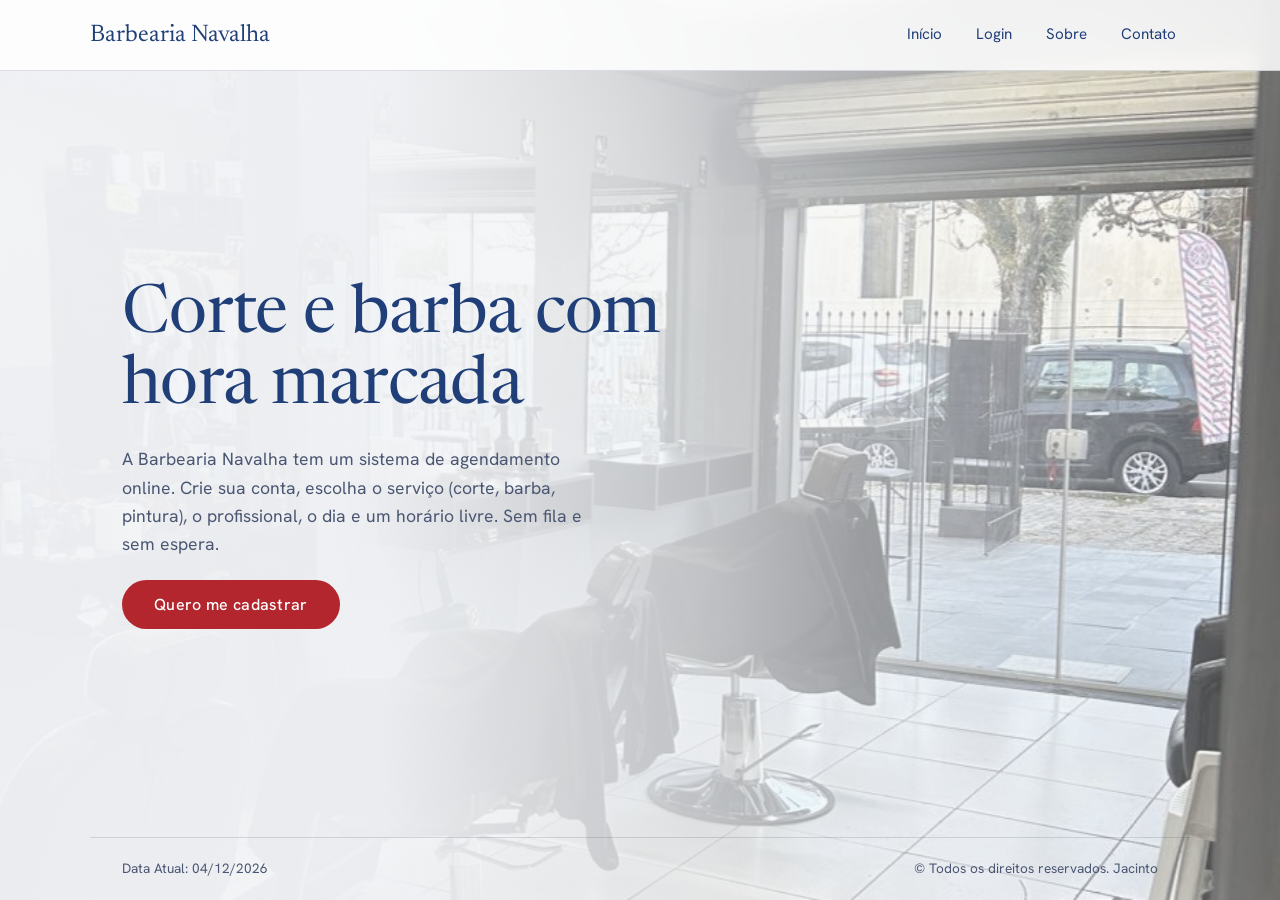
<file: index.html>
<!DOCTYPE html>
<html lang="pt-BR">
<head>
  <meta charset="UTF-8">
  <meta name="viewport" content="width=device-width, initial-scale=1.0">
  <link rel="preconnect" href="https://fonts.googleapis.com">
  <link rel="preconnect" href="https://fonts.gstatic.com" crossorigin>
  <link href="https://fonts.googleapis.com/css2?family=Hanken+Grotesk:wght@400;500;700&family=Newsreader:opsz,wght@6..72,400;6..72,500&display=swap" rel="stylesheet">
  <link rel="stylesheet" href="style.css">
  <title>Barbearia Navalha | Início</title>
</head>
<body class="fundo-tema">
  <header>
    <nav>
      <a class="logo" href="index.html">Barbearia Navalha</a>
      <ul class="menu">
        <li><a href="index.html">Início</a></li>
        <li><a href="login.html">Login</a></li>
        <li class="tem-submenu">
          <a href="#" id="btn-sobre">Sobre</a>
          <ul class="menu-vertical" id="menu-vertical-sobre">
            <li class="tem-aba">
              <a href="#" class="item-aba" aria-expanded="false">Empresa</a>
              <div class="aba-lateral">
                <h3>Empresa</h3>
                <p>A Barbearia Navalha faz corte, barba e pintura com hora marcada, direto pelo site.</p>
                <p>Atendimento das 9h às 19h, com pausa para o almoço às 12h.</p>
              </div>
            </li>
            <li class="tem-aba">
              <a href="#" class="item-aba" aria-expanded="false">Clientes</a>
              <div class="aba-lateral">
                <h3>Clientes</h3>
                <p>Quem tem conta agenda online, escolhe o profissional e acompanha os próprios horários.</p>
                <p>Para tirar dúvidas sobre um agendamento, fale com a gente pelo telefone.</p>
              </div>
            </li>
          </ul>
        </li>
        <li class="tem-submenu">
          <a href="#" id="btn-contato">Contato</a>
          <ul class="menu-vertical" id="menu-vertical-contato">
            <li class="tem-aba">
              <a href="#" class="item-aba" aria-expanded="false">Telefones</a>
              <div class="aba-lateral aba-esq">
                <h3>Telefones</h3>
                <p><a href="tel:+5532999999999">(32) 99999-9999</a></p>
                <p>Ligue para marcar, remarcar ou cancelar.</p>
              </div>
            </li>
            <li><a href="mailto:contato@barbearianavalha.com">Email</a></li>
          </ul>
        </li>
      </ul>
    </nav>
  </header>
  <main>
    <h1>Corte e barba com hora marcada</h1>
    <p>A Barbearia Navalha tem um sistema de agendamento online. Crie sua conta, escolha o serviço (corte, barba, pintura), o profissional, o dia e um horário livre. Sem fila e sem espera.</p>
    <a class="botao" href="cadastro.html">Quero me cadastrar</a>
  </main>
  <footer>
    <p>Data Atual: <span id="data-atual"></span></p>
    <p>&copy; Todos os direitos reservados. Jacinto</p>
  </footer>
  <script src="script.js"></script>
</body>
</html>
</file>
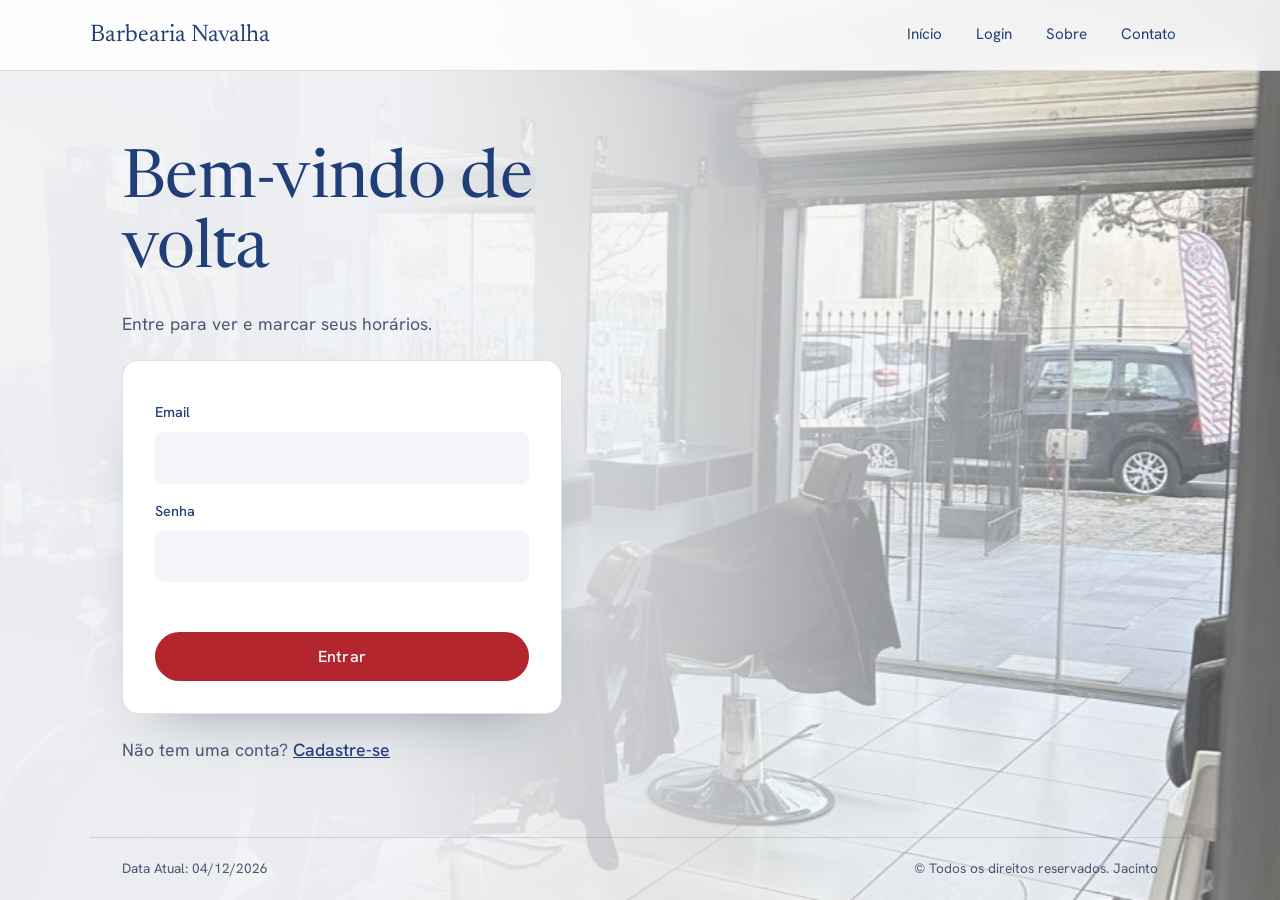
<file: agendamento.html>
<!DOCTYPE html>
<html lang="pt-BR">
<head>
  <meta charset="UTF-8">
  <meta name="viewport" content="width=device-width, initial-scale=1.0">
  <link rel="preconnect" href="https://fonts.googleapis.com">
  <link rel="preconnect" href="https://fonts.gstatic.com" crossorigin>
  <link href="https://fonts.googleapis.com/css2?family=Hanken+Grotesk:wght@400;500;700&family=Newsreader:opsz,wght@6..72,400;6..72,500&display=swap" rel="stylesheet">
  <link rel="stylesheet" href="style.css">
  <title>Barbearia Navalha | Agendamento</title>
</head>
<body class="fundo-logado">
  <header>
    <nav>
      <a class="logo" href="index.html">Barbearia Navalha</a>
      <ul class="menu">
        <li><a href="index.html">Início</a></li>
        <li><a href="login.html">Login</a></li>
        <li class="tem-submenu">
          <a href="#" id="btn-sobre">Sobre</a>
          <ul class="menu-vertical" id="menu-vertical-sobre">
            <li class="tem-aba">
              <a href="#" class="item-aba" aria-expanded="false">Empresa</a>
              <div class="aba-lateral">
                <h3>Empresa</h3>
                <p>A Barbearia Navalha faz corte, barba e pintura com hora marcada, direto pelo site.</p>
                <p>Atendimento das 9h às 19h, com pausa para o almoço às 12h.</p>
              </div>
            </li>
            <li class="tem-aba">
              <a href="#" class="item-aba" aria-expanded="false">Clientes</a>
              <div class="aba-lateral">
                <h3>Clientes</h3>
                <p>Quem tem conta agenda online, escolhe o profissional e acompanha os próprios horários.</p>
                <p>Para tirar dúvidas sobre um agendamento, fale com a gente pelo telefone.</p>
              </div>
            </li>
          </ul>
        </li>
        <li class="tem-submenu">
          <a href="#" id="btn-contato">Contato</a>
          <ul class="menu-vertical" id="menu-vertical-contato">
            <li class="tem-aba">
              <a href="#" class="item-aba" aria-expanded="false">Telefones</a>
              <div class="aba-lateral aba-esq">
                <h3>Telefones</h3>
                <p><a href="tel:+5532999999999">(32) 99999-9999</a></p>
                <p>Ligue para marcar, remarcar ou cancelar.</p>
              </div>
            </li>
            <li><a href="mailto:contato@barbearianavalha.com">Email</a></li>
          </ul>
        </li>
      </ul>
    </nav>
  </header>
  <main>
    <h1>Olá, <span id="nome-usuario"></span></h1>
    <p>Escolha o serviço, o profissional e um horário disponível.</p>
    <div class="painel">
    <form id="form-agendamento" class="caixa">
      <label for="servico">Serviço</label>
      <select id="servico" required>
        <option value="">Selecione</option>
        <option>Corte - R$ 40</option>
        <option>Barba - R$ 30</option>
        <option>Corte + Barba - R$ 60</option>
        <option>Pintura - R$ 80</option>
      </select>
      <label for="profissional">Profissional</label>
      <select id="profissional" required>
        <option value="">Selecione</option>
        <option>Carlos</option>
        <option>Marcos</option>
        <option>Juliana</option>
      </select>
      <label for="data">Dia</label>
      <input type="date" id="data" required>
      <label for="horario">Horário</label>
      <select id="horario" required>
        <option value="">Escolha profissional e dia</option>
      </select>
      <p id="mensagem" class="mensagem" role="alert"></p>
      <button type="submit" class="botao">Confirmar agendamento</button>
    </form>

    <section class="caixa">
      <h2>Meus agendamentos</h2>
      <ul id="lista-agendamentos"></ul>
    </section>
    </div>
    <button type="button" class="botao" id="btn-sair">Sair</button>
  </main>
  <footer>
    <p>Data Atual: <span id="data-atual"></span></p>
    <p>&copy; Todos os direitos reservados. Jacinto</p>
  </footer>
  <script src="script.js"></script>
</body>
</html>
</file>
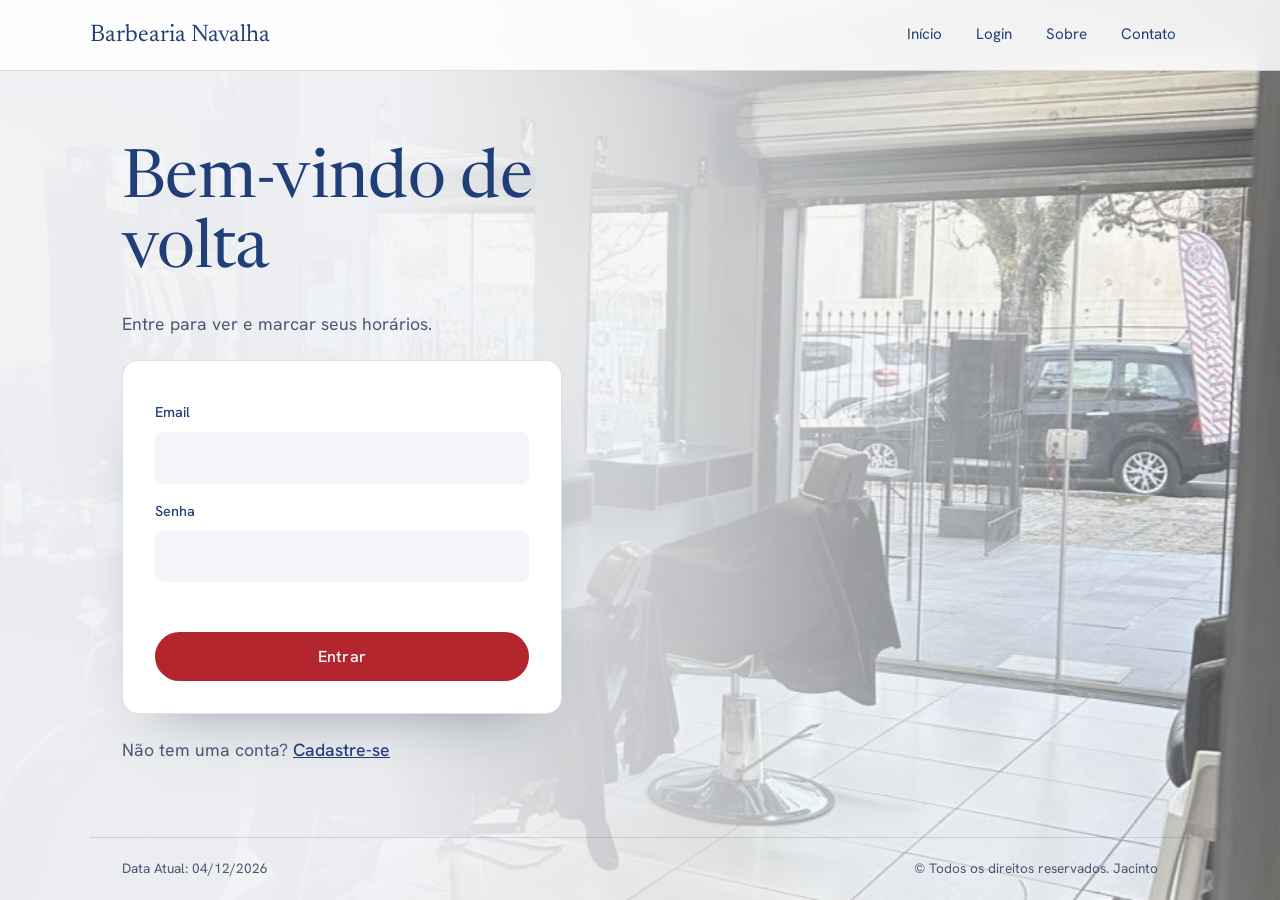
<file: login.html>
<!DOCTYPE html>
<html lang="pt-BR">
<head>
  <meta charset="UTF-8">
  <meta name="viewport" content="width=device-width, initial-scale=1.0">
  <link rel="preconnect" href="https://fonts.googleapis.com">
  <link rel="preconnect" href="https://fonts.gstatic.com" crossorigin>
  <link href="https://fonts.googleapis.com/css2?family=Hanken+Grotesk:wght@400;500;700&family=Newsreader:opsz,wght@6..72,400;6..72,500&display=swap" rel="stylesheet">
  <link rel="stylesheet" href="style.css">
  <title>Barbearia Navalha | Login</title>
</head>
<body class="fundo-tema">
  <header>
    <nav>
      <a class="logo" href="index.html">Barbearia Navalha</a>
      <ul class="menu">
        <li><a href="index.html">Início</a></li>
        <li><a href="login.html">Login</a></li>
        <li class="tem-submenu">
          <a href="#" id="btn-sobre">Sobre</a>
          <ul class="menu-vertical" id="menu-vertical-sobre">
            <li class="tem-aba">
              <a href="#" class="item-aba" aria-expanded="false">Empresa</a>
              <div class="aba-lateral">
                <h3>Empresa</h3>
                <p>A Barbearia Navalha faz corte, barba e pintura com hora marcada, direto pelo site.</p>
                <p>Atendimento das 9h às 19h, com pausa para o almoço às 12h.</p>
              </div>
            </li>
            <li class="tem-aba">
              <a href="#" class="item-aba" aria-expanded="false">Clientes</a>
              <div class="aba-lateral">
                <h3>Clientes</h3>
                <p>Quem tem conta agenda online, escolhe o profissional e acompanha os próprios horários.</p>
                <p>Para tirar dúvidas sobre um agendamento, fale com a gente pelo telefone.</p>
              </div>
            </li>
          </ul>
        </li>
        <li class="tem-submenu">
          <a href="#" id="btn-contato">Contato</a>
          <ul class="menu-vertical" id="menu-vertical-contato">
            <li class="tem-aba">
              <a href="#" class="item-aba" aria-expanded="false">Telefones</a>
              <div class="aba-lateral aba-esq">
                <h3>Telefones</h3>
                <p><a href="tel:+5532999999999">(32) 99999-9999</a></p>
                <p>Ligue para marcar, remarcar ou cancelar.</p>
              </div>
            </li>
            <li><a href="mailto:contato@barbearianavalha.com">Email</a></li>
          </ul>
        </li>
      </ul>
    </nav>
  </header>
  <main>
    <h1>Bem-vindo de volta</h1>
    <p>Entre para ver e marcar seus horários.</p>
    <form id="form-login" class="caixa">
      <label for="email">Email</label>
      <input type="email" id="email" required>
      <label for="senha">Senha</label>
      <input type="password" id="senha" required>
      <p id="mensagem" class="mensagem" role="alert"></p>
      <button type="submit" class="botao">Entrar</button>
    </form>
    <p>Não tem uma conta? <a class="link" href="cadastro.html">Cadastre-se</a></p>
  </main>
  <footer>
    <p>Data Atual: <span id="data-atual"></span></p>
    <p>&copy; Todos os direitos reservados. Jacinto</p>
  </footer>
  <script src="script.js"></script>
</body>
</html>
</file>
<file: style.css>
/* Paleta: azul-marinho, vermelho de poste de barbeiro e branco (com tons suaves) */
:root {
  --marinho: #203f79;
  --vermelho: #b3262e;
  --vermelho-escuro: #861b22;
  --branco: #ffffff;
  --nevoa: #f3f5f8;
  --linha: rgba(20, 35, 63, .14);
  --texto-suave: #4a5672;
  --serif: "Newsreader", Georgia, serif;
  --sans: "Hanken Grotesk", "Segoe UI", Arial, sans-serif;
}

* { box-sizing: border-box; margin: 0; padding: 0; }

/* ---------- BODY ---------- */
body {
  font-family: var(--sans);
  color: var(--marinho);
  line-height: 1.6;
  min-height: 100vh;
  display: flex;
  flex-direction: column;
}

.fundo-tema {
  background:
    linear-gradient(
      90deg,
      rgba(243, 245, 248, 0.96) 30%,
      rgba(243, 245, 248, 0.78) 55%,
      rgba(243, 245, 248, 0.25) 100%
    ),
    url("imagens/a.jpg") right center / cover no-repeat fixed;
}

.fundo-logado {
  background:
    url("imagens/fundo2.svg") right center / cover no-repeat fixed;

  color: var(--marinho);
}

/* ---------- HEADER ---------- */
header {
  position: fixed;
  top: 0; left: 0; right: 0;
  z-index: 10;
  background: rgba(255, 255, 255, .86);
  backdrop-filter: blur(8px);
  border-bottom: 1px solid var(--linha);
  padding: 0 32px;
}
header nav {
  display: flex;
  align-items: center;
  justify-content: space-between;
  flex-wrap: wrap;
  max-width: 1100px;
  margin: 0 auto;
}
.logo {
  font-family: var(--serif);
  font-size: 1.5rem;
  color: var(--marinho);
  text-decoration: none;
  padding: 16px 0;
}
.menu { list-style: none; display: flex; gap: 6px; }
.menu li { position: relative; }
.menu a {
  display: block;
  padding: 20px 14px;
  color: var(--marinho);
  font-size: .95rem;
  text-decoration: none;
  border-bottom: 2px solid transparent;
}
.menu a:hover { color: var(--vermelho); border-bottom-color: var(--vermelho); }
.menu a:active { color: var(--vermelho-escuro); }
.menu a:focus-visible { outline: 2px solid var(--vermelho); outline-offset: -4px; }

/* Submenus (abertos pelo JS com a classe "active") */
.menu-vertical {
  display: none;
  position: absolute;
  top: 100%; left: 0;
  min-width: 180px;
  list-style: none;
  background: var(--branco);
  border: 1px solid var(--linha);
  border-radius: 12px;
  padding: 6px;
  box-shadow: 0 18px 40px -22px rgba(20, 35, 63, .45);
}
.menu-vertical.active { display: block; }
.menu-vertical a { padding: 10px 14px; border-bottom: none; border-radius: 8px; }
.menu-vertical a:hover { background: var(--nevoa); }

/* Abinhas laterais: abrem ao lado do item clicado */
.aba-lateral {
  display: none;
  position: absolute;
  top: 0;
  left: calc(100% + 8px);
  width: 260px;
  background: var(--branco);
  border: 1px solid var(--linha);
  border-radius: 12px;
  padding: 16px 18px;
  box-shadow: 0 18px 40px -22px rgba(20, 35, 63, .45);
}
.aba-lateral.aba-esq { left: auto; right: calc(100% + 8px); }
.aba-lateral.active { display: block; }
.aba-lateral h3 { font-family: var(--serif); font-weight: 500; font-size: 1.2rem; margin-bottom: 6px; }
.aba-lateral p { font-size: .9rem; line-height: 1.5; color: var(--texto-suave); }
.aba-lateral p + p { margin-top: 8px; }
.menu .aba-lateral a {
  display: inline;
  padding: 0;
  border-bottom: 1px solid var(--vermelho);
  color: var(--marinho);
  font-weight: 500;
  font-size: 1.05rem;
}
.menu .aba-lateral a:hover { color: var(--vermelho); }
.item-aba[aria-expanded="true"] { background: var(--nevoa); }

/* ---------- MAIN ---------- */
main {
  flex: 1;
  width: 100%;
  max-width: 1100px;
  margin: 0 auto;
  padding: 130px 32px 56px;
  display: flex;
  flex-direction: column;
  justify-content: center;
  align-items: flex-start;
  gap: 22px;
}
main > p { max-width: 46ch; font-size: 1.1rem; color: var(--texto-suave); }
h1 {
  font-family: var(--serif);
  font-weight: 400;
  font-size: clamp(2.4rem, 5.5vw, 4.2rem);
  line-height: 1.05;
  letter-spacing: -.01em;
  max-width: 14ch;
}
h2 { font-family: var(--serif); font-weight: 500; font-size: 1.6rem; margin-bottom: 8px; }
.link { color: var(--marinho); font-weight: 500; }
.link:hover { color: var(--vermelho); }

/* ---------- FORMULÁRIOS ---------- */
.caixa {
  width: 100%;
  max-width: 440px;
  background: var(--branco);
  color: var(--marinho);
  border: 1px solid var(--linha);
  border-radius: 16px;
  padding: 32px;
  display: flex;
  flex-direction: column;
  gap: 8px;
  box-shadow: 0 30px 60px -40px rgba(20, 35, 63, .5);
}
.caixa label { font-size: .9rem; font-weight: 500; margin-top: 8px; }
.caixa input, .caixa select {
  padding: 12px 14px;
  font: inherit;
  color: var(--marinho);
  background: var(--nevoa);
  border: 1px solid transparent;
  border-radius: 8px;
}
.caixa input:hover, .caixa select:hover { border-color: var(--linha); }
.caixa input:focus, .caixa select:focus {
  outline: none;
  border-color: var(--vermelho);
  background: var(--branco);
  box-shadow: 0 0 0 3px rgba(179, 38, 46, .15);
}
.caixa .botao { margin-top: 12px; }
.mensagem { min-height: 1.5em; font-size: .92rem; font-weight: 500; color: var(--vermelho); }
.mensagem.ok { color: #1c7a3d; }

/* Área logada: duas colunas */
.painel {
  width: 100%;
  display: grid;
  grid-template-columns: minmax(0, 440px) minmax(0, 1fr);
  gap: 32px;
  align-items: start;
}
.painel .caixa { max-width: none; }
#lista-agendamentos { list-style: none; }
#lista-agendamentos li {
  display: flex;
  justify-content: space-between;
  align-items: center;
  gap: 12px;
  padding: 14px 0;
  border-bottom: 1px solid var(--linha);
}
#lista-agendamentos li:last-child { border-bottom: none; }
#lista-agendamentos .botao { padding: 8px 16px; font-size: .85rem; }
.acoes { display: flex; align-items: center; gap: 8px; flex-shrink: 0; }
#lista-agendamentos .botao-imprimir { background: var(--marinho); }
#lista-agendamentos .botao-imprimir:hover { background: var(--vermelho-escuro); }

/* ---------- BOTÕES (iguais em todas as páginas) ---------- */
.botao {
  display: inline-block;
  padding: 14px 32px;
  background: var(--vermelho);
  color: var(--branco);
  border: none;
  border-radius: 999px;
  font: 500 1rem var(--sans);
  letter-spacing: .02em;
  text-decoration: none;
  cursor: pointer;
}
.botao:hover { background: var(--marinho); }
.fundo-logado .botao:hover { background: var(--vermelho-escuro); }
.botao:active { transform: translateY(1px); }
.botao:focus-visible { outline: 3px solid var(--marinho); outline-offset: 3px; }
.fundo-logado .botao:focus-visible { outline-color: var(--branco); }

/* ---------- FOOTER ---------- */
footer {
  max-width: 1100px;
  width: 100%;
  margin: 0 auto;
  padding: 20px 32px;
  border-top: 1px solid var(--linha);
  display: flex;
  justify-content: space-between;
  flex-wrap: wrap;
  gap: 8px;
  font-size: .85rem;
  color: var(--texto-suave);
}


@media (max-width: 800px) {
  .fundo-tema {
    background: linear-gradient(rgba(243, 245, 248, .82), rgba(243, 245, 248, .92)),
                url("imagens/fundo.svg") right center / cover no-repeat fixed, var(--nevoa);
  }
  .painel { grid-template-columns: 1fr; }
  /* Em telas pequenas a abinha abre embaixo do item, dentro do menu */
  .aba-lateral, .aba-lateral.aba-esq {
    position: static;
    width: 100%;
    margin-top: 6px;
    box-shadow: none;
  }
  main { padding-top: 150px; }
}
</file>
